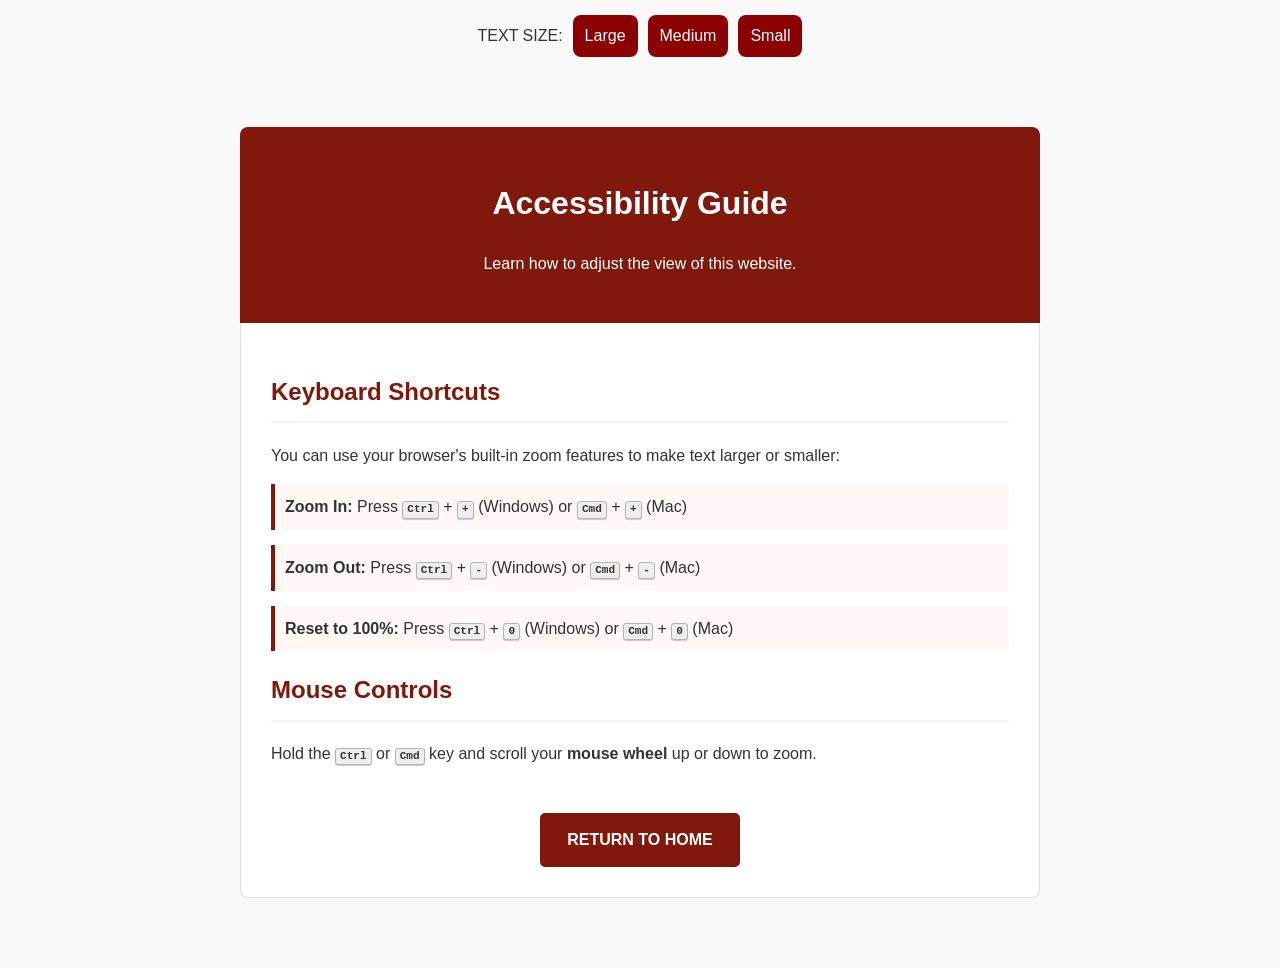
<file: howtozoom.html>
<!DOCTYPE html>
<html lang="en">
<head>
    <meta charset="UTF-8">
    <meta name="viewport" content="width=device-width, initial-scale=1.0">
    <title>How to Zoom - Support</title>
    <link rel="stylesheet" href="howtozoom.css">
</head>
<body>

    <div class="text-size">
    TEXT SIZE:
    <button>Large</button>
    <button>Medium</button>
    <button>Small</button>
</div>
    

    <div class="container">
        <header>
            <h1>Accessibility Guide</h1>
            <p>Learn how to adjust the view of this website.</p>
        </header>

        <div class="zoom-content">
            <h2>Keyboard Shortcuts</h2>
            <p>You can use your browser's built-in zoom features to make text larger or smaller:</p>
            
            <ul class="guide-list">
                <li><strong>Zoom In:</strong> Press <kbd>Ctrl</kbd> + <kbd>+</kbd> (Windows) or <kbd>Cmd</kbd> + <kbd>+</kbd> (Mac)</li>
                <li><strong>Zoom Out:</strong> Press <kbd>Ctrl</kbd> + <kbd>-</kbd> (Windows) or <kbd>Cmd</kbd> + <kbd>-</kbd> (Mac)</li>
                <li><strong>Reset to 100%:</strong> Press <kbd>Ctrl</kbd> + <kbd>0</kbd> (Windows) or <kbd>Cmd</kbd> + <kbd>0</kbd> (Mac)</li>
            </ul>

            <h2>Mouse Controls</h2>
            <p>Hold the <kbd>Ctrl</kbd> or <kbd>Cmd</kbd> key and scroll your <strong>mouse wheel</strong> up or down to zoom.</p>

            <div style="text-align: center;">
                <a href="index.html" class="btn-home">RETURN TO HOME</a>
            </div>
        </div>
    </div>

    

    <script>

// FUNCTION FOR PAGE REDIRECTION
function goToPage(page) {
    window.location.href = page;
}

// TEXT SIZE BUTTONS
const buttons = document.querySelectorAll("button");

buttons.forEach(btn => {
    btn.addEventListener("click", () => {
        if (btn.textContent === "Large") {
            document.body.style.fontSize = "20px";
        } else if (btn.textContent === "Medium") {
            document.body.style.fontSize = "16px";
        } else {
            document.body.style.fontSize = "12px";
        }
    });
}); 

function toggleSidebar() {
    document.getElementById("sidebar").classList.toggle("collapsed");
}

</script>

</body>
</html>
</file>
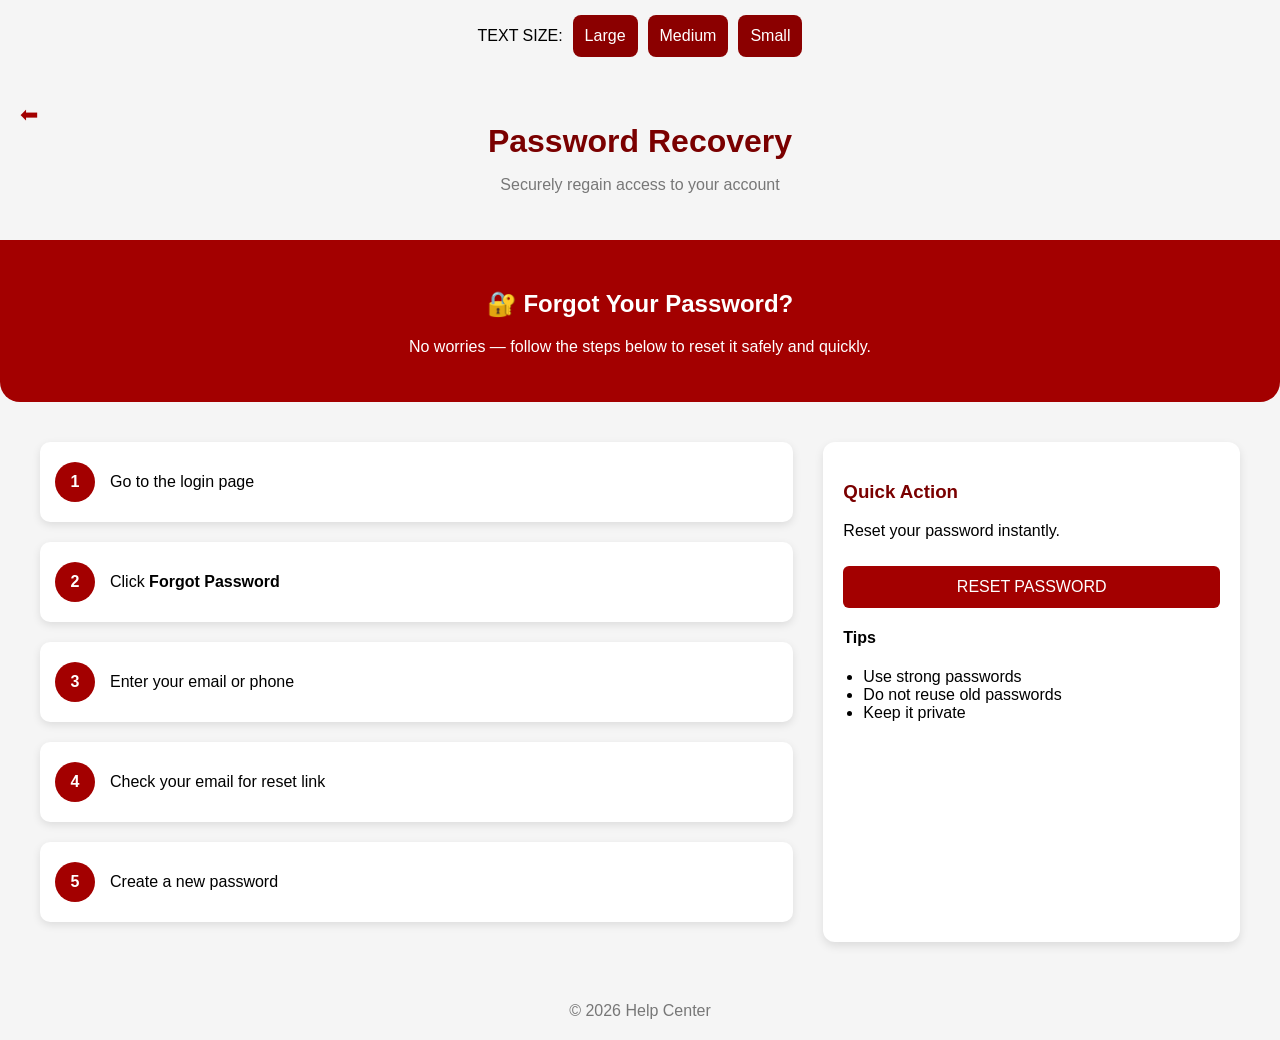
<file: MyPasswordIsGone.html>
<!DOCTYPE html>
<html lang="en">
<head>
    <meta charset="UTF-8">
    <title>Password Recovery</title>
    <link rel="stylesheet" href="MyPasswordIsGone.css">
</head>
<body>

    <div class="text-size">
    TEXT SIZE:
    <button>Large</button>
    <button>Medium</button>
    <button>Small</button>
</div>

<div class="header">
    <a href="index.html" class="back-btn">⬅</a>

    <h1>Password Recovery</h1>
    <p>Securely regain access to your account</p>
</div>

<div class="hero">
    <h2>🔐 Forgot Your Password?</h2>
    <p>No worries — follow the steps below to reset it safely and quickly.</p>
</div>

<div class="container">

    <div class="steps">

        <div class="step">
            <div class="circle">1</div>
            <p>Go to the login page</p>
        </div>

        <div class="step">
            <div class="circle">2</div>
            <p>Click <b>Forgot Password</b></p>
        </div>

        <div class="step">
            <div class="circle">3</div>
            <p>Enter your email or phone</p>
        </div>

        <div class="step">
            <div class="circle">4</div>
            <p>Check your email for reset link</p>
        </div>

        <div class="step">
            <div class="circle">5</div>
            <p>Create a new password</p>
        </div>

    </div>

    <div class="action-panel">
        <h3>Quick Action</h3>
        <p>Reset your password instantly.</p>

        <button>RESET PASSWORD</button>

        <div class="tips">
            <h4>Tips</h4>
            <ul>
                <li>Use strong passwords</li>
                <li>Do not reuse old passwords</li>
                <li>Keep it private</li>
            </ul>
        </div>
    </div>

</div>

<div class="footer">
    © 2026 Help Center
</div>

<script>

// FUNCTION FOR PAGE REDIRECTION
function goToPage(page) {
    window.location.href = page;
}

// TEXT SIZE BUTTONS
const buttons = document.querySelectorAll("button");

buttons.forEach(btn => {
    btn.addEventListener("click", () => {
        if (btn.textContent === "Large") {
            document.body.style.fontSize = "20px";
        } else if (btn.textContent === "Medium") {
            document.body.style.fontSize = "16px";
        } else {
            document.body.style.fontSize = "12px";
        }
    });
}); 

function toggleSidebar() {
    document.getElementById("sidebar").classList.toggle("collapsed");
}

</script>

</body>
</html>
</file>
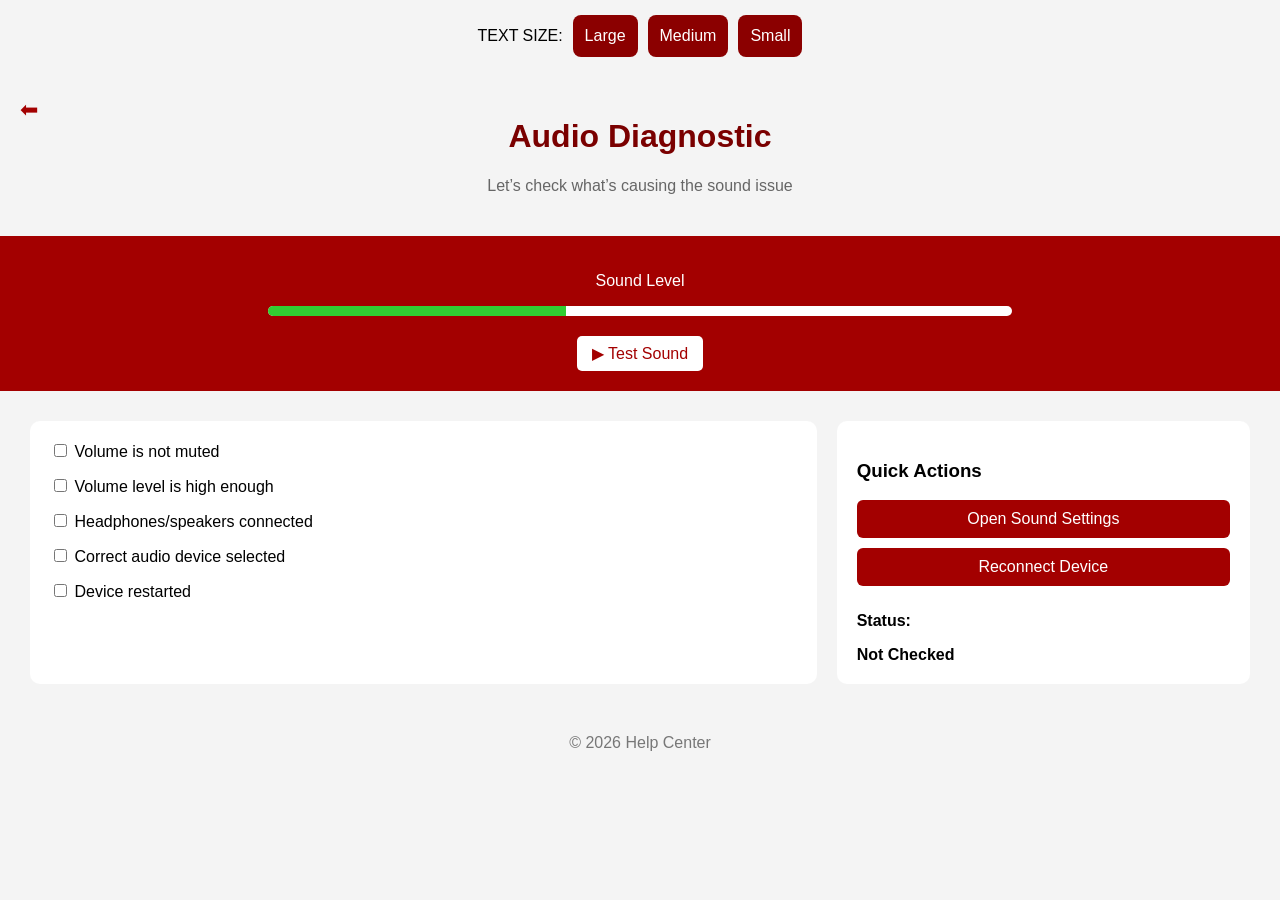
<file: nosound.html>
<!DOCTYPE html>
<html lang="en">
<head>
    <meta charset="UTF-8">
    <title>No Sound Fix</title>
    <link rel="stylesheet" href="nosound.css">
</head>
<body>

    
<div class="text-size">
    TEXT SIZE:
    <button>Large</button>
    <button>Medium</button>
    <button>Small</button>
</div>
    

<div class="header">
    <a href="index.html" class="back-btn">⬅</a>
    <h1>Audio Diagnostic</h1>
    <p>Let’s check what’s causing the sound issue</p>
</div>

<div class="sound-check">
    <p>Sound Level</p>
    <div class="bar">
        <div class="level"></div>
    </div>
    <button onclick="testSound()">▶ Test Sound</button>
</div>

<div class="container">

    <div class="checklist">

        <div class="check-item">
            <input type="checkbox">
            <label>Volume is not muted</label>
        </div>

        <div class="check-item">
            <input type="checkbox">
            <label>Volume level is high enough</label>
        </div>

        <div class="check-item">
            <input type="checkbox">
            <label>Headphones/speakers connected</label>
        </div>

        <div class="check-item">
            <input type="checkbox">
            <label>Correct audio device selected</label>
        </div>

        <div class="check-item">
            <input type="checkbox">
            <label>Device restarted</label>
        </div>

    </div>

    <div class="action-panel">
        <h3>Quick Actions</h3>

        <button>Open Sound Settings</button>
        <button>Reconnect Device</button>

        <div class="status">
            <p>Status:</p>
            <span id="status-text">Not Checked</span>
        </div>
    </div>

</div>

<div class="footer">
    © 2026 Help Center
</div>

<script>
function testSound() {
    alert("Playing test sound...");
}
</script>

<script>

// FUNCTION FOR PAGE REDIRECTION
function goToPage(page) {
    window.location.href = page;
}

// TEXT SIZE BUTTONS
const buttons = document.querySelectorAll("button");

buttons.forEach(btn => {
    btn.addEventListener("click", () => {
        if (btn.textContent === "Large") {
            document.body.style.fontSize = "20px";
        } else if (btn.textContent === "Medium") {
            document.body.style.fontSize = "16px";
        } else {
            document.body.style.fontSize = "12px";
        }
    });
}); 

function toggleSidebar() {
    document.getElementById("sidebar").classList.toggle("collapsed");
}

</script>

</body>
</html>
</file>
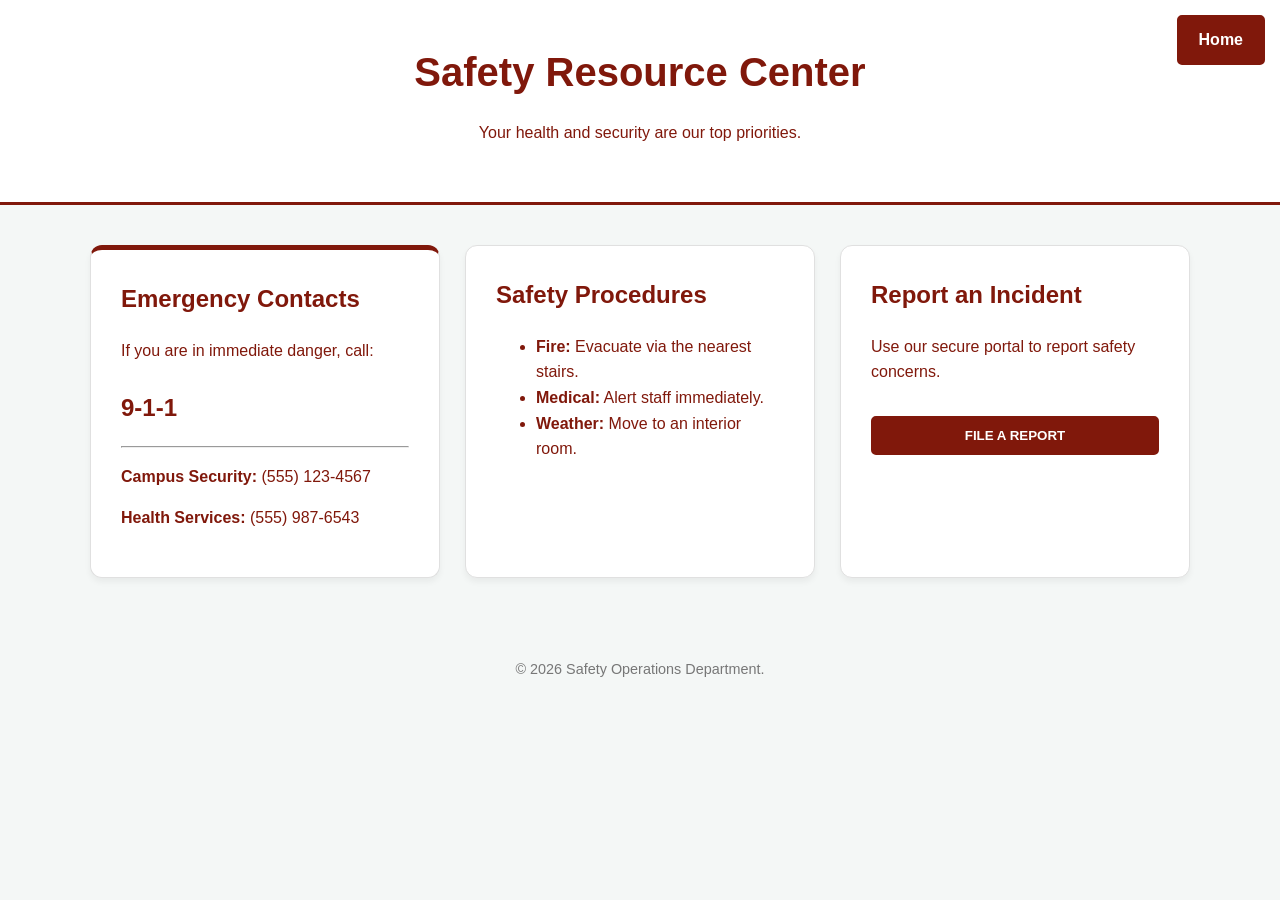
<file: safety.html>
<!DOCTYPE html>
<html lang="en">
<head>
    <meta charset="UTF-8">
    <meta name="viewport" content="width=device-width, initial-scale=1.0">
    <title>Safety & Emergency Resource Center</title>
    <link rel="stylesheet" href="safety.css">
</head>
<body>

    <a href="index.html" class="exit-btn">Home</a>

    <header>
        <h1>Safety Resource Center</h1>
        <p>Your health and security are our top priorities.</p>
    </header>

    <div class="container">
        <div class="grid">
            <!-- Emergency Contacts -->
            <div class="card emergency-card">
                <h2>Emergency Contacts</h2>
                <p>If you are in immediate danger, call:</p>
                <a href="tel:911" class="phone-link">9-1-1</a>
                <hr>
                <p><strong>Campus Security:</strong> (555) 123-4567</p>
                <p><strong>Health Services:</strong> (555) 987-6543</p>
            </div>

            <!-- Procedures -->
            <div class="card">
                <h2>Safety Procedures</h2>
                <ul>
                    <li><strong>Fire:</strong> Evacuate via the nearest stairs.</li>
                    <li><strong>Medical:</strong> Alert staff immediately.</li>
                    <li><strong>Weather:</strong> Move to an interior room.</li>
                </ul>
            </div>

            <!-- Reporting -->
            <div class="card">
                <h2>Report an Incident</h2>
                <p>Use our secure portal to report safety concerns.</p>
                <button style="width:100%; padding: 10px; cursor: pointer;">File a Report</button>
            </div>
        </div>
    </div>

    <footer>
        &copy; 2026 Safety Operations Department.
    </footer>

</body>
</html>
</file>
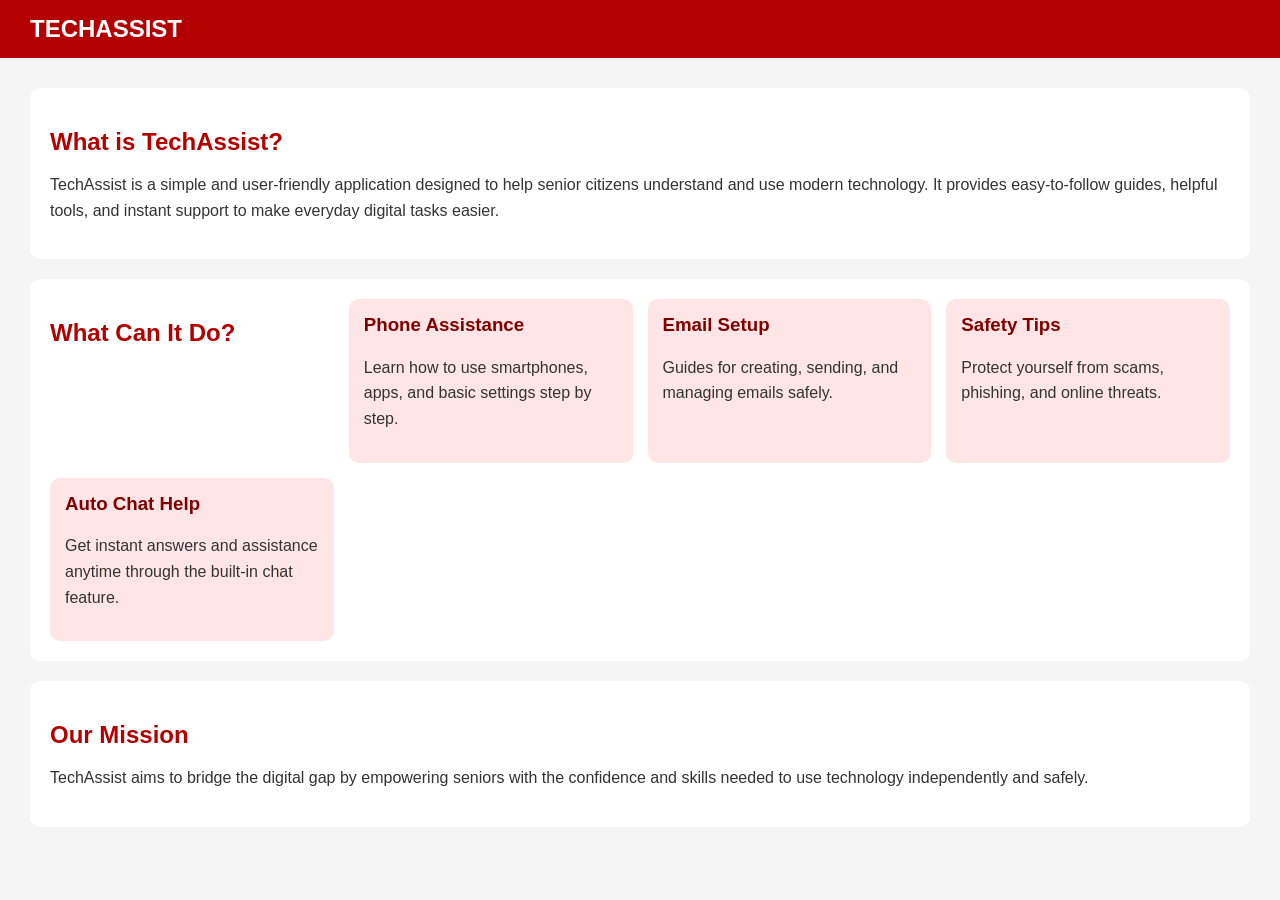
<file: WhatIsThisApp.html>
<!DOCTYPE html>
<html lang="en">
<head>
    <meta charset="UTF-8">
    <title>What is TechAssist?</title>
    <link rel="stylesheet" href="WhatIsThisApp.css">
</head>
<body>

    <header class="header">
        <div class="logo">
            <h1>TECHASSIST</h1>
        </div>
    </header>

    <main class="container">

        <section class="about">
            <h2>What is TechAssist?</h2>
            <p>
                TechAssist is a simple and user-friendly application designed to help senior citizens
                understand and use modern technology. It provides easy-to-follow guides, helpful tools,
                and instant support to make everyday digital tasks easier.
            </p>
        </section>

        <section class="features">
            <h2>What Can It Do?</h2>

            <div class="feature-box">
                <h3>Phone Assistance</h3>
                <p>Learn how to use smartphones, apps, and basic settings step by step.</p>
            </div>

            <div class="feature-box">
                <h3>Email Setup</h3>
                <p>Guides for creating, sending, and managing emails safely.</p>
            </div>

            <div class="feature-box">
                <h3>Safety Tips</h3>
                <p>Protect yourself from scams, phishing, and online threats.</p>
            </div>

            <div class="feature-box">
                <h3>Auto Chat Help</h3>
                <p>Get instant answers and assistance anytime through the built-in chat feature.</p>
            </div>
        </section>

        <section class="mission">
            <h2>Our Mission</h2>
            <p>
                TechAssist aims to bridge the digital gap by empowering seniors with the confidence
                and skills needed to use technology independently and safely.
            </p>
        </section>

    </main>

</body>
</html>
</file>
<file: howtozoom.css>
/* General Setup */
body {
    font-family: 'Segoe UI', Tahoma, Geneva, Verdana, sans-serif;
    line-height: 1.6;
    color: #333;
    margin: 0;
    background-color: #f9f9f9;
}

.container {
    max-width: 800px;
    margin: 50px auto;
    padding: 20px;
}

/* Header Section */
header {
    background-color: #80180b; /* Solid Red Block */
    color: white;
    padding: 30px;
    text-align: center;
    border-radius: 8px 8px 0 0;
}

/* Content Area */
.zoom-content {
    background: white;
    padding: 30px;
    border: 1px solid #ddd;
    border-top: none;
    border-radius: 0 0 8px 8px;
}

h2 {
    color: #80180b;
    border-bottom: 2px solid #f4f4f4;
    padding-bottom: 10px;
}

/* Shortcut Keys Styling */
kbd {
    background-color: #eee;
    border-radius: 3px;
    border: 1px solid #b4b4b4;
    box-shadow: 0 1px 1px rgba(0,0,0,0.2);
    color: #333;
    display: inline-block;
    font-size: 0.85em;
    font-weight: 700;
    line-height: 1;
    padding: 2px 4px;
    white-space: nowrap;
}

.guide-list {
    list-style: none;
    padding: 0;
}

.guide-list li {
    margin-bottom: 15px;
    padding: 10px;
    background: #fff8f7;
    border-left: 4px solid #80180b;
}

/* The Red Button with White Hover */
.btn-home {
    display: inline-block;
    margin-top: 30px;
    padding: 12px 25px;
    background-color: #80180b;
    color: white;
    text-decoration: none;
    font-weight: bold;
    border: 2px solid #80180b;
    border-radius: 5px;
    transition: 0.3s;
}

.btn-home:hover {
    background-color: white;
    color: #80180b;
}

button {
    background: #8b0000;
    color: white;
    border: none;
    padding: 12px;
    font-size: 16px;
    cursor: pointer;
    border-radius: 8px;
}

.text-size {
    display: flex;
    justify-content: center; /* centers horizontally */
    align-items: center;
    gap: 10px; /* space between buttons */
    margin: 15px 0;
}
</file>
<file: MyPasswordIsGone.css>
body {
    margin: 0;
    font-family: Arial, sans-serif;
    background: #f5f5f5;
}

.header {
    text-align: center;
    padding: 30px 20px;
    position: relative;
}

.header h1 {
    color: #7a0000;
    margin-bottom: 5px;
}

.header p {
    color: #777;
}

.back-btn {
    position: absolute;
    left: 20px;
    top: 30px;
    font-size: 22px;
    text-decoration: none;
    color: #a30000;
}

.hero {
    background: #a30000;
    color: white;
    text-align: center;
    padding: 30px;
    border-radius: 0 0 20px 20px;
}

.container {
    display: flex;
    gap: 30px;
    padding: 40px;
}

.steps {
    flex: 2;
}

.step {
    display: flex;
    align-items: center;
    margin-bottom: 20px;
    background: white;
    padding: 15px;
    border-radius: 10px;
    box-shadow: 0 3px 8px rgba(0,0,0,0.1);
}

.circle {
    width: 40px;
    height: 40px;
    background: #a30000;
    color: white;
    border-radius: 50%;
    display: flex;
    justify-content: center;
    align-items: center;
    margin-right: 15px;
    font-weight: bold;
}

.action-panel {
    flex: 1;
    background: white;
    padding: 20px;
    border-radius: 12px;
    box-shadow: 0 4px 10px rgba(0,0,0,0.1);
}

.action-panel h3 {
    color: #7a0000;
}

.action-panel button {
    width: 100%;
    padding: 12px;
    background: #a30000;
    color: white;
    border: none;
    border-radius: 6px;
    margin-top: 10px;
    cursor: pointer;
}

.action-panel button:hover {
    background: #7a0000;
}

.tips {
    margin-top: 20px;
}

.tips ul {
    padding-left: 20px;
}

.footer {
    text-align: center;
    margin: 20px;
    color: #777;
}

.text-size {
    display: flex;
    justify-content: center; /* centers horizontally */
    align-items: center;
    gap: 10px; /* space between buttons */
    margin: 15px 0;
}

button {
    background: #8b0000;
    color: white;
    border: none;
    padding: 12px;
    font-size: 16px;
    cursor: pointer;
    border-radius: 8px;
}

button:hover {
    background: #ab9b9b;
}
</file>
<file: nosound.css>
body {
    margin: 0;
    font-family: Arial, sans-serif;
    background: #f4f4f4;
}

.header {
    text-align: center;
    padding: 25px;
    position: relative;
}

.header h1 {
    color: #7a0000;
}

.header p {
    color: #666;
}

.back-btn {
    position: absolute;
    left: 20px;
    top: 25px;
    font-size: 22px;
    text-decoration: none;
    color: #a30000;
}

.sound-check {
    text-align: center;
    background: #a30000;
    color: white;
    padding: 20px;
}

.bar {
    width: 60%;
    height: 10px;
    background: #fff;
    margin: 10px auto;
    border-radius: 10px;
    overflow: hidden;
}

.level {
    width: 40%;
    height: 100%;
    background: limegreen;
}

.sound-check button {
    margin-top: 10px;
    padding: 8px 15px;
    border: none;
    background: white;
    color: #a30000;
    border-radius: 5px;
    cursor: pointer;
}

.container {
    display: flex;
    gap: 20px;
    padding: 30px;
}

.checklist {
    flex: 2;
    background: white;
    padding: 20px;
    border-radius: 10px;
}

.check-item {
    margin-bottom: 15px;
    font-size: 16px;
}

.action-panel {
    flex: 1;
    background: white;
    padding: 20px;
    border-radius: 10px;
}

.action-panel button {
    width: 100%;
    margin-bottom: 10px;
    padding: 10px;
    background: #a30000;
    color: white;
    border: none;
    border-radius: 6px;
}

.status {
    margin-top: 15px;
    font-weight: bold;
}

.footer {
    text-align: center;
    color: #777;
    margin: 20px;
}

button {
    background: #8b0000;
    color: white;
    border: none;
    padding: 12px;
    font-size: 16px;
    cursor: pointer;
    border-radius: 8px;
}

button:hover {
    background: #ab9b9b;
}

.text-size {
    display: flex;
    justify-content: center; /* centers horizontally */
    align-items: center;
    gap: 10px; /* space between buttons */
    margin: 15px 0;
}
</file>
<file: safety.css>
/* General Layout */
body {
    font-family: 'Segoe UI', Tahoma, Geneva, Verdana, sans-serif;
    background-color: #f4f7f6;
    margin: 0;
    color: #80180b;
    line-height: 1.6;
}

.container {
    max-width: 1100px;
    margin: 40px auto;
    padding: 0 20px;
}

/* Header */
header {
    background-color: #ffffff;
    padding: 40px 20px;
    text-align: center;
    border-bottom: 3px solid #80180b;
}

header h1 {
    color: #80180b;
    margin: 0;
    font-size: 2.5rem;
}

/* Quick Exit Button */
.exit-btn {
    position: fixed;
    top: 15px;
    right: 15px;
    background-color: #80180b; /* Solid Red Block */
    color: #ffffff;            /* White text */
    padding: 10px 20px;
    text-decoration: none;
    font-weight: bold;
    border: 2px solid #80180b;
    border-radius: 5px;
    z-index: 1000;
    transition: 0.3s;
}

.exit-btn:hover {
    background-color: #ffffff; /* White hover */
    color: #80180b;            /* Red text */
}

/* Grid System */
.grid {
    display: grid;
    grid-template-columns: repeat(auto-fit, minmax(300px, 1fr));
    gap: 25px;
    margin-top: 30px;
}

/* Cards */
.card {
    background: #fff;
    padding: 30px;
    border-radius: 12px;
    border: 1px solid #e0e0e0;
    box-shadow: 0 4px 6px rgba(0,0,0,0.05);
}

.emergency-card {
    border-top: 5px solid #80180b;
}

.card h2 {
    color: #80180b;
    margin-top: 0;
}

/* Links & Buttons */
.phone-link {
    display: inline-block;
    font-size: 1.5rem;
    color: #80180b;
    font-weight: bold;
    text-decoration: none;
    margin: 10px 0;
}

button {
    background-color: #80180b; /* Solid Red Block */
    color: white;
    border: 2px solid #80180b;
    border-radius: 5px;
    font-weight: bold;
    text-transform: uppercase;
    transition: 0.3s;
    margin-top: 15px;
}

button:hover {
    background-color: #80180b; /* White hover */
    color: #ffffff;            /* Red text */
}

/* Footer */
footer {
    text-align: center;
    padding: 40px;
    color: #777;
    font-size: 0.9rem;
}
</file>
<file: WhatIsThisApp.css>
body {
    margin: 0;
    font-family: Arial, sans-serif;
    background-color: #f5f5f5;
}

.header {
    background-color: #b30000;
    color: white;
    padding: 15px 30px;
}

.logo {
    display: flex;
    align-items: center;
}

.logo img {
    width: 50px;
    margin-right: 15px;
}

.logo h1 {
    font-size: 24px;
    margin: 0;
}

.container {
    padding: 30px;
}

section {
    background: white;
    padding: 20px;
    margin-bottom: 20px;
    border-radius: 10px;
}

h2 {
    color: #b30000;
    margin-bottom: 10px;
}

.features {
    display: grid;
    grid-template-columns: repeat(auto-fit, minmax(250px, 1fr));
    gap: 15px;
}

.feature-box {
    background-color: #ffe5e5;
    padding: 15px;
    border-radius: 10px;
    transition: 0.3s;
}

.feature-box:hover {
    background-color: #ffcccc;
    transform: scale(1.03);
}

.feature-box h3 {
    margin-top: 0;
    color: #800000;
}

p {
    line-height: 1.6;
    color: #333;
}
</file>
